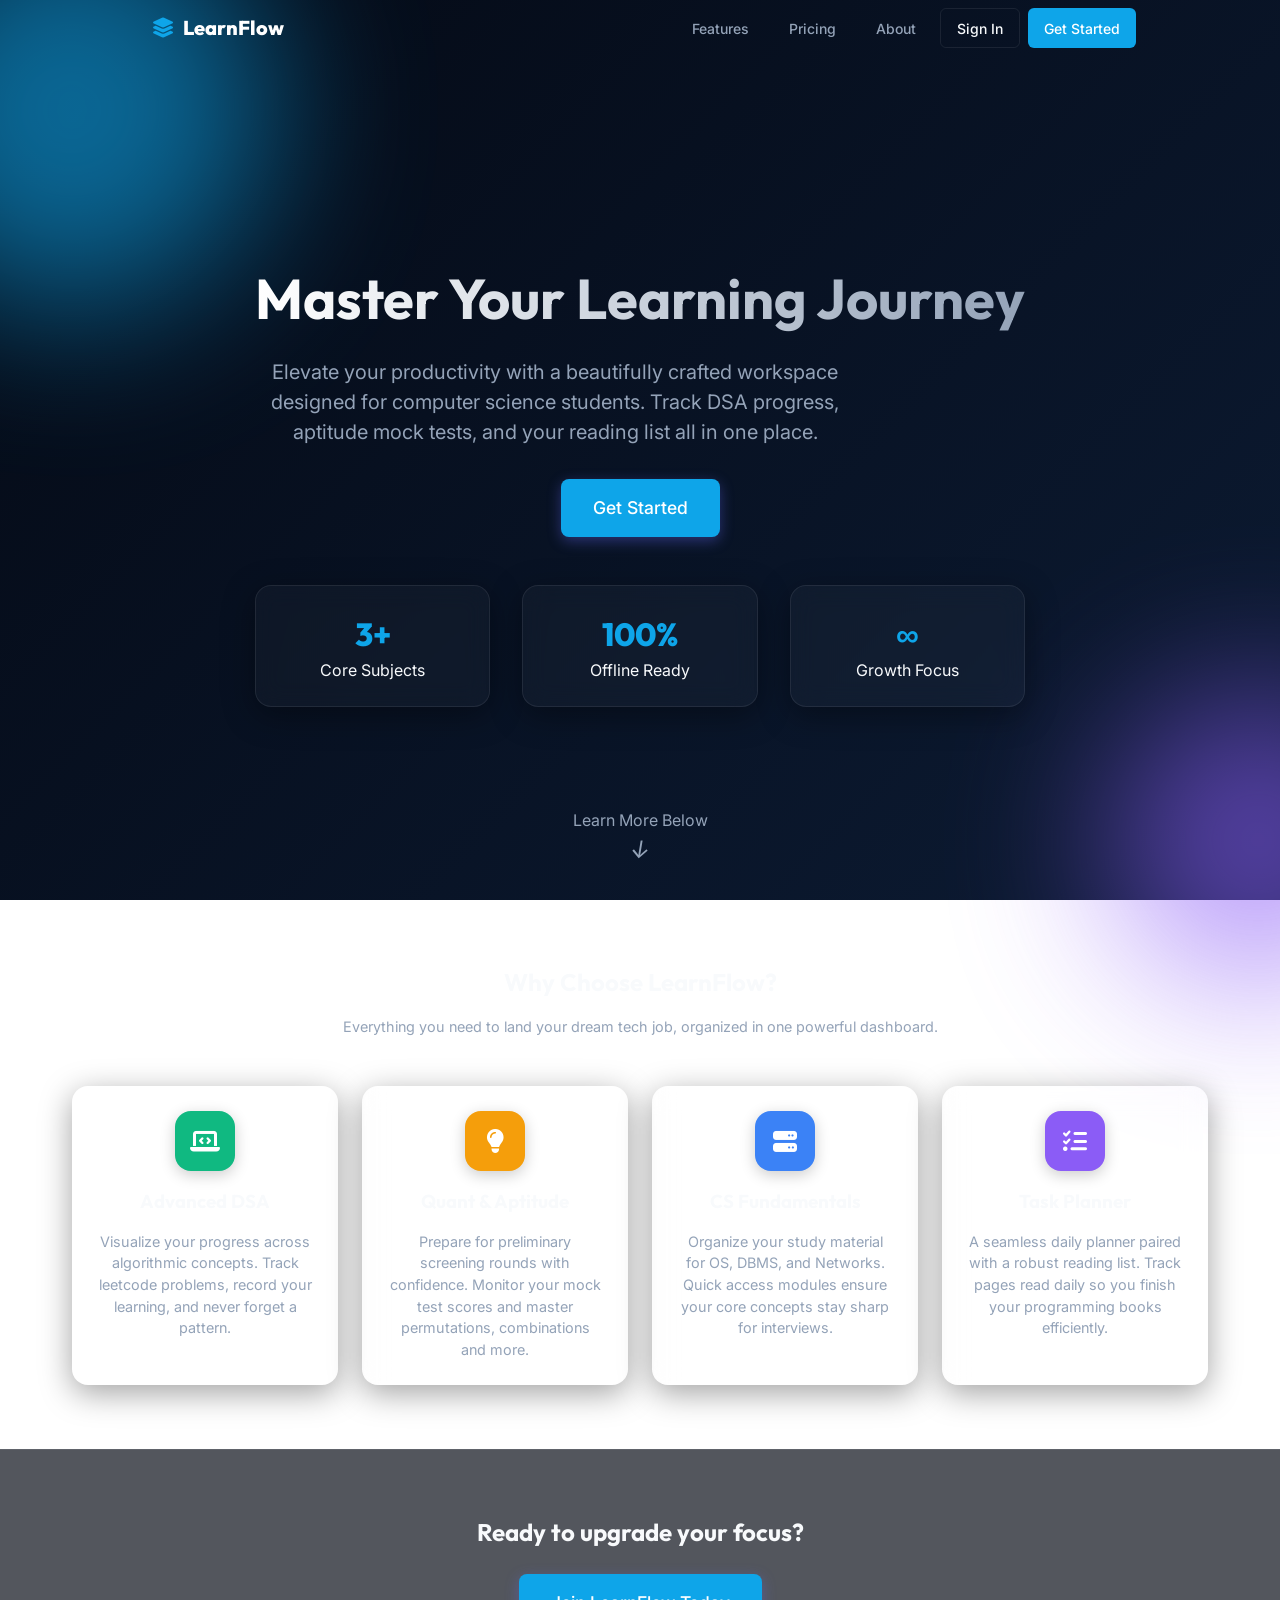
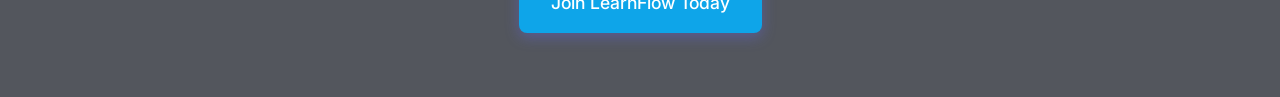
<file: index.html>
<!DOCTYPE html>
<html lang="en">
<head>
    <meta charset="UTF-8">
    <meta name="viewport" content="width=device-width, initial-scale=1.0">
    <title>LearnFlow - Modern Study Planner</title>
    <meta name="description" content="A comprehensive, modern study planner and reading list tracker.">
    <!-- FontAwesome CDN -->
    <link rel="stylesheet" href="https://cdnjs.cloudflare.com/ajax/libs/font-awesome/6.4.0/css/all.min.css">
    <link rel="stylesheet" href="styles.css">
    <script src="script.js" defer></script>
</head>
<body class="home-body">
    <div class="blob blob-1"></div>
    <div class="blob blob-2"></div>

    <!-- MODERN ANIMATED HEADER -->
    <header class="app-header" id="appHeader">
        <nav class="header-nav">
            <!-- Brand -->
            <div class="nav-brand" style="margin: 0; padding: 0.5rem; border-radius: 0.375rem; transition: background 0.2s;">
                <i class="fa-solid fa-layer-group text-primary"></i> LearnFlow
            </div>

            <!-- Desktop Links -->
            <div class="desktop-menu">
                <a href="#about" class="nav-btn ghost">Features</a>
                <a href="#pricing" class="nav-btn ghost">Pricing</a>
                <a href="#about" class="nav-btn ghost">About</a>
                <a href="login.html" class="nav-btn outline">Sign In</a>
                <a href="login.html" class="nav-btn primary">Get Started</a>
            </div>

            <!-- Mobile Toggle -->
            <button class="mobile-toggle nav-btn outline icon-btn" id="mobileToggleBtn" aria-expanded="false" aria-label="Toggle menu">
                <svg id="hamburgerIcon" class="menu-icon" viewBox="0 0 32 32" stroke-width="2.5" fill="none" stroke="currentColor" stroke-linecap="round" stroke-linejoin="round">
                    <path class="menu-path-1" d="M27 10 13 10C10.8 10 9 8.2 9 6 9 3.5 10.8 2 13 2 15.2 2 17 3.8 17 6L17 26C17 28.2 18.8 30 21 30 23.2 30 25 28.2 25 26 25 23.8 23.2 22 21 22L7 22" />
                    <path class="menu-path-2" d="M7 16 27 16" />
                </svg>
            </button>
        </nav>

        <!-- Mobile Menu Overlay -->
        <div id="mobileMenu" class="mobile-menu-overlay">
            <div class="mobile-menu-content">
                <div class="mobile-links">
                    <a href="#about" class="nav-btn ghost align-start">Features</a>
                    <a href="#pricing" class="nav-btn ghost align-start">Pricing</a>
                    <a href="#about" class="nav-btn ghost align-start">About</a>
                </div>
                <div class="mobile-actions">
                    <a href="login.html" class="nav-btn outline w-100 flex-center">Sign In</a>
                    <a href="login.html" class="nav-btn primary w-100 flex-center">Get Started</a>
                </div>
            </div>
        </div>
    </header>

    <main class="homepage-hero" style="padding-top: 6rem;">
        <div class="hero-content">
            <h1>Master Your Learning Journey</h1>
            <p>Elevate your productivity with a beautifully crafted workspace designed for computer science students. Track DSA progress, aptitude mock tests, and your reading list all in one place.</p>
            
            <div style="display:flex; justify-content:center;">
                <a href="login.html" class="btn btn-primary btn-large">Get Started</a>
            </div>

            <div class="hero-stats">
                <div class="glass-panel stat-box stat-box-flex">
                    <span class="stat-num">3+</span>
                    <span>Core Subjects</span>
                </div>
                <div class="glass-panel stat-box stat-box-flex">
                    <span class="stat-num">100%</span>
                    <span>Offline Ready</span>
                </div>
                <div class="glass-panel stat-box stat-box-flex">
                    <span class="stat-num">∞</span>
                    <span>Growth Focus</span>
                </div>
            </div>
        </div>
        
        <!-- Scroll Prompt -->
        <div class="scroll-prompt text-muted text-center mt-2" style="position: absolute; bottom: 2rem;">
            <span>Learn More Below</span><br>
            <i style="font-size: 1.5rem">↓</i>
        </div>
    </main>

    <!-- Information Section -->
    <section id="about" class="about-section">
        <div class="about-header text-center mb-2">
            <h2>Why Choose LearnFlow?</h2>
            <p class="text-muted text-md" style="max-width: 600px; margin: 1rem auto 0;">Everything you need to land your dream tech job, organized in one powerful dashboard.</p>
        </div>

        <div class="about-grid">
            <div class="glass-panel about-card">
                <div class="about-icon bg-accent-dsa flex-center"><i class="fa-solid fa-laptop-code"></i></div>
                <h3 class="mb-1 mt-1">Advanced DSA</h3>
                <p class="text-muted text-md">Visualize your progress across algorithmic concepts. Track leetcode problems, record your learning, and never forget a pattern.</p>
            </div>
            
            <div class="glass-panel about-card">
                <div class="about-icon bg-accent-aptitude flex-center"><i class="fa-solid fa-lightbulb"></i></div>
                <h3 class="mb-1 mt-1">Quant & Aptitude</h3>
                <p class="text-muted text-md">Prepare for preliminary screening rounds with confidence. Monitor your mock test scores and master permutations, combinations and more.</p>
            </div>
            
            <div class="glass-panel about-card">
                <div class="about-icon bg-accent-fundamentals flex-center"><i class="fa-solid fa-server"></i></div>
                <h3 class="mb-1 mt-1">CS Fundamentals</h3>
                <p class="text-muted text-md">Organize your study material for OS, DBMS, and Networks. Quick access modules ensure your core concepts stay sharp for interviews.</p>
            </div>
            
            <div class="glass-panel about-card">
                <div class="about-icon bg-secondary flex-center"><i class="fa-solid fa-list-check"></i></div>
                <h3 class="mb-1 mt-1">Task Planner</h3>
                <p class="text-muted text-md">A seamless daily planner paired with a robust reading list. Track pages read daily so you finish your programming books efficiently.</p>
            </div>
        </div>
    </section>

    <!-- Footer CTA -->
    <footer class="footer-cta text-center">
        <h2>Ready to upgrade your focus?</h2>
        <a href="login.html" class="btn btn-primary btn-large" style="margin-top: 1.5rem;">Join LearnFlow Today</a>
    </footer>

</body>
</html>
</file>
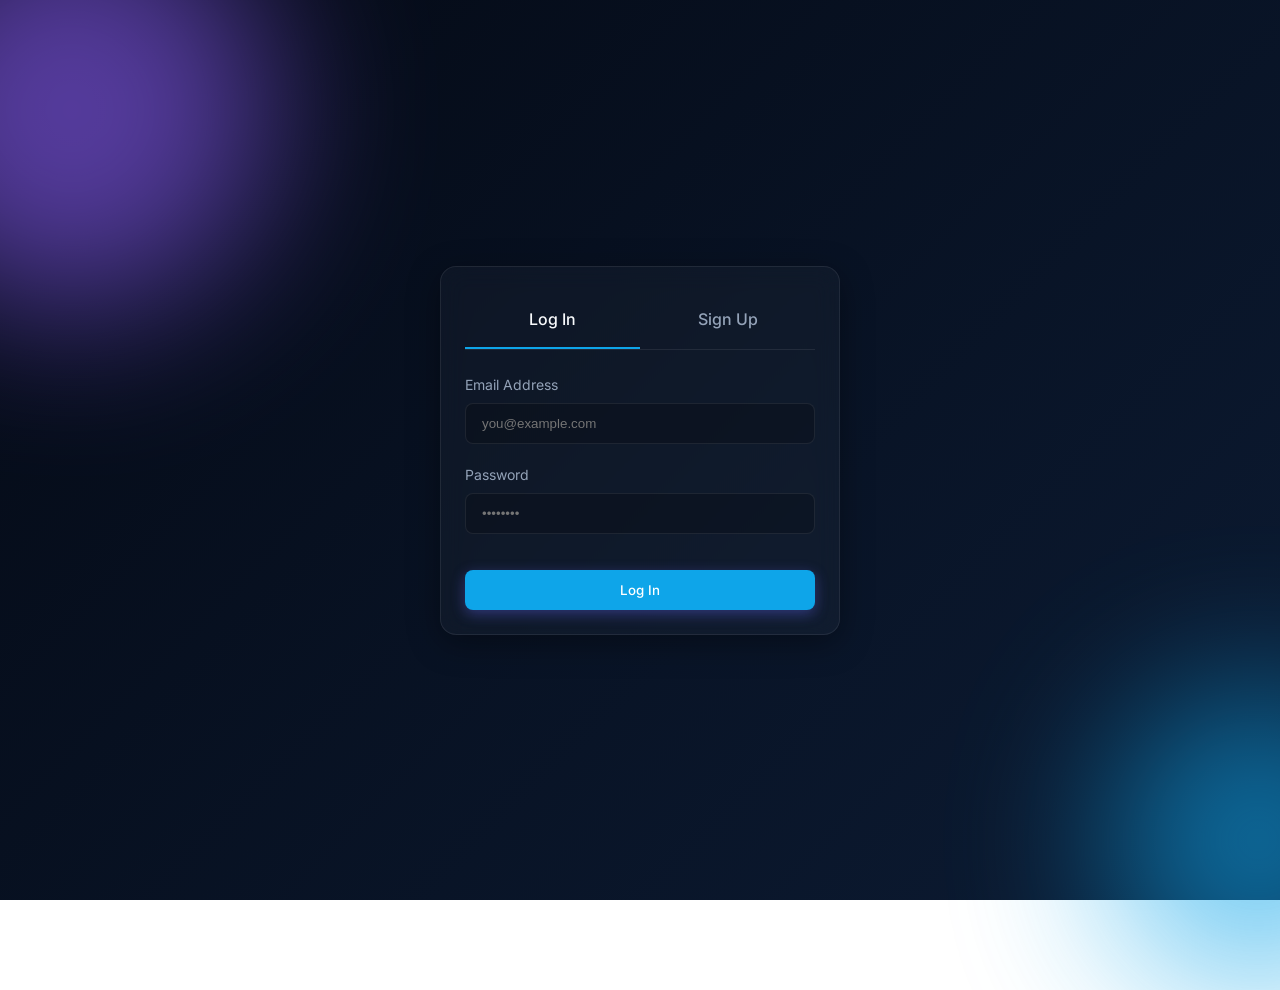
<file: login.html>
<!DOCTYPE html>
<html lang="en">
<head>
    <meta charset="UTF-8">
    <meta name="viewport" content="width=device-width, initial-scale=1.0">
    <title>Login - LearnFlow</title>
    <meta name="description" content="Login to LearnFlow to access your study planner.">
    <link rel="stylesheet" href="styles.css">
    <script src="script.js" defer></script>
</head>
<body>
    <div class="blob blob-1 bg-secondary"></div>
    <div class="blob blob-2 bg-primary"></div>

    <main class="auth-container">
        <div class="glass-panel auth-card">
            
            <div class="auth-tabs">
                <div class="auth-tab active" id="tabLogin">Log In</div>
                <div class="auth-tab" id="tabSignup">Sign Up</div>
            </div>

            <!-- Login Form -->
            <form id="loginForm" class="auth-form-body active">
                <div class="input-group">
                    <label for="loginEmail">Email Address</label>
                    <input type="email" id="loginEmail" placeholder="you@example.com" required>
                </div>
                <div class="input-group">
                    <label for="loginPassword">Password</label>
                    <input type="password" id="loginPassword" placeholder="••••••••" required>
                </div>
                <button type="submit" class="btn btn-primary btn-block">Log In</button>
            </form>

            <!-- Signup Form -->
            <form id="signupForm" class="auth-form-body">
                <div class="input-group">
                    <label for="signupName">Full Name</label>
                    <input type="text" id="signupName" placeholder="John Doe" required>
                </div>
                <div class="input-group">
                    <label for="signupEmail">Email Address</label>
                    <input type="email" id="signupEmail" placeholder="you@example.com" required>
                </div>
                <div class="input-group">
                    <label for="signupPassword">Password</label>
                    <input type="password" id="signupPassword" placeholder="••••••••" required>
                </div>
                <button type="submit" class="btn btn-primary btn-block">Create Account</button>
            </form>

        </div>
    </main>
</body>
</html>
</file>
<file: styles.css>
@import url('https://fonts.googleapis.com/css2?family=Inter:wght@300;400;500;600&family=Outfit:wght@500;700;800&display=swap');

:root {
  /* Colors - Ocean Blue & Violet Theme */
  --bg-color: #040914;
  --bg-gradient: linear-gradient(135deg, #040914 0%, #0c1b33 100%);
  --surface-color: rgba(255, 255, 255, 0.03);
  --surface-border: rgba(255, 255, 255, 0.08);
  --surface-hover: rgba(255, 255, 255, 0.06);
  
  --primary: #0ea5e9; /* Sky Blue */
  --primary-hover: #0284c7;
  --secondary: #8b5cf6; /* Violet */
  
  --accent-dsa: #10b981; /* Emerald */
  --accent-aptitude: #f59e0b; /* Amber */
  --accent-fundamentals: #3b82f6; /* Blue */

  --text-main: #f8fafc;
  --text-muted: #94a3b8;

  /* Typography */
  --font-sans: 'Inter', sans-serif;
  --font-heading: 'Outfit', sans-serif;

  /* Shadows & Glassmorphism */
  --glass-shadow: 0 8px 32px 0 rgba(0, 0, 0, 0.37);
  --input-bg: rgba(0,0,0,0.2);
}

* {
  box-sizing: border-box;
  margin: 0;
  padding: 0;
}

body {
  font-family: var(--font-sans);
  background: var(--bg-gradient);
  background-attachment: fixed;
  color: var(--text-main);
  min-height: 100vh;
  overflow-x: hidden;
  line-height: 1.5;
}

h1, h2, h3, h4, h5, h6 {
  font-family: var(--font-heading);
  font-weight: 700;
}

a {
  color: inherit;
  text-decoration: none;
}

ul {
  list-style: none;
}

.btn {
  display: inline-flex;
  align-items: center;
  justify-content: center;
  padding: 0.75rem 1.5rem;
  border-radius: 0.5rem;
  font-weight: 500;
  cursor: pointer;
  transition: all 0.3s ease;
  border: none;
  font-family: var(--font-sans);
}

.btn-primary {
  background: var(--primary);
  color: white;
  box-shadow: 0 4px 14px 0 rgba(99, 102, 241, 0.39);
}

.btn-primary:hover {
  background: var(--primary-hover);
  transform: translateY(-2px);
  box-shadow: 0 6px 20px rgba(99, 102, 241, 0.23);
}

.btn-secondary {
  background: transparent;
  color: var(--primary);
  border: 1px solid var(--primary);
}

.btn-secondary:hover {
  background: rgba(99, 102, 241, 0.1);
  transform: translateY(-2px);
}

/* Glass Panel Utility */
.glass-panel {
  background: var(--surface-color);
  backdrop-filter: blur(12px);
  -webkit-backdrop-filter: blur(12px);
  border: 1px solid var(--surface-border);
  border-radius: 1rem;
  padding: 1.5rem;
  box-shadow: var(--glass-shadow);
}

/* HOMEPAGE */
.homepage-hero {
  display: flex;
  flex-direction: column;
  align-items: center;
  justify-content: center;
  min-height: 100vh;
  text-align: center;
  padding: 2rem;
  position: relative;
}

/* Background animated blobs */
.blob {
  position: absolute;
  filter: blur(80px);
  z-index: -1;
  border-radius: 50%;
  opacity: 0.6;
}
.blob-1 {
  top: -10%; left: -10%;
  width: 400px; height: 400px;
  background: var(--primary);
  animation: float 10s infinite alternate;
}
.blob-2 {
  bottom: -10%; right: -10%;
  width: 300px; height: 300px;
  background: var(--secondary);
  animation: float 8s infinite alternate-reverse;
}

@keyframes float {
  0% { transform: translateY(0) scale(1); }
  100% { transform: translateY(30px) scale(1.1); }
}

.homepage-hero h1 {
  font-size: 3.5rem;
  margin-bottom: 1rem;
  background: linear-gradient(to right, #fff, var(--text-muted));
  -webkit-background-clip: text;
  -webkit-text-fill-color: transparent;
}
.homepage-hero p {
  font-size: 1.25rem;
  color: var(--text-muted);
  max-width: 600px;
  margin-bottom: 2rem;
}
.hero-stats {
  display: flex;
  gap: 2rem;
  margin-top: 3rem;
}
.stat-box {
  text-align: center;
}
.stat-num {
  display: block;
  font-size: 2rem;
  font-family: var(--font-heading);
  font-weight: 800;
  color: var(--primary);
}

/* LOGIN PORTAL */
.auth-container {
  display: flex;
  align-items: center;
  justify-content: center;
  min-height: 100vh;
  padding: 1rem;
}

.auth-card {
  width: 100%;
  max-width: 400px;
  position: relative;
  overflow: hidden;
}

.auth-tabs {
  display: flex;
  margin-bottom: 1.5rem;
  border-bottom: 1px solid var(--surface-border);
}

.auth-tab {
  flex: 1;
  text-align: center;
  padding: 1rem;
  cursor: pointer;
  color: var(--text-muted);
  font-weight: 500;
  transition: all 0.3s ease;
}

.auth-tab.active {
  color: var(--text-main);
  border-bottom: 2px solid var(--primary);
}

.input-group {
  margin-bottom: 1.25rem;
}

.input-group label {
  display: block;
  font-size: 0.875rem;
  margin-bottom: 0.5rem;
  color: var(--text-muted);
}

.input-group input {
  width: 100%;
  padding: 0.75rem 1rem;
  border-radius: 0.5rem;
  border: 1px solid var(--surface-border);
  background: var(--input-bg);
  color: var(--text-main);
  outline: none;
  transition: border-color 0.3s;
}

.input-group input:focus {
  border-color: var(--primary);
}

.auth-form-body {
  display: none;
  animation: fadeIn 0.4s ease;
}

.auth-form-body.active {
  display: block;
}

@keyframes fadeIn {
  from { opacity: 0; transform: translateY(10px); }
  to { opacity: 1; transform: translateY(0); }
}

/* DASHBOARD LAYOUT */
.dashboard-layout {
  display: flex;
  min-height: 100vh;
}

.sidebar {
  width: 260px;
  background: rgba(11, 15, 25, 0.8);
  backdrop-filter: blur(20px);
  border-right: 1px solid var(--surface-border);
  padding: 2rem 1.5rem;
  display: flex;
  flex-direction: column;
}

.brand {
  font-size: 1.5rem;
  font-family: var(--font-heading);
  font-weight: 800;
  color: white;
  margin-bottom: 3rem;
  display: flex;
  align-items: center;
  gap: 0.5rem;
}

.brand i {
  color: var(--primary);
}

.nav-links {
  display: flex;
  flex-direction: column;
  gap: 0.5rem;
  flex: 1;
}

.nav-link {
  display: flex;
  align-items: center;
  gap: 1rem;
  padding: 0.875rem 1rem;
  color: var(--text-muted);
  border-radius: 0.5rem;
  transition: all 0.2s;
  cursor: pointer;
}

.nav-link:hover, .nav-link.active {
  background: var(--surface-hover);
  color: var(--text-main);
}
.nav-link.active {
  background: rgba(99, 102, 241, 0.15);
  color: var(--primary);
  font-weight: 600;
}

.user-profile {
  display: flex;
  align-items: center;
  gap: 1rem;
  padding-top: 1rem;
  border-top: 1px solid var(--surface-border);
}
.avatar {
  width: 40px;
  height: 40px;
  border-radius: 50%;
  background: var(--primary);
  display: flex;
  align-items: center;
  justify-content: center;
  font-weight: bold;
}

.main-content {
  flex: 1;
  padding: 2rem 3rem;
  overflow-y: auto;
}

.topbar {
  display: flex;
  justify-content: space-between;
  align-items: center;
  margin-bottom: 2rem;
}
.page-title {
  font-size: 2rem;
}

.date-display {
  color: var(--text-muted);
  font-size: 0.9rem;
}

/* Sections */
.section {
  display: none;
  animation: fadeIn 0.4s ease;
}
.section.active {
  display: block;
}

/* DASHBOARD GRID */
.bento-grid {
  display: grid;
  grid-template-columns: repeat(auto-fit, minmax(300px, 1fr));
  gap: 1.5rem;
  margin-bottom: 2rem;
}

.stat-card {
  display: flex;
  align-items: center;
  gap: 1.5rem;
}
.stat-icon {
  width: 60px;
  height: 60px;
  border-radius: 1rem;
  display: flex;
  align-items: center;
  justify-content: center;
  font-size: 1.5rem;
}
.stat-card.dsa .stat-icon { background: rgba(16, 185, 129, 0.2); color: var(--accent-dsa); }
.stat-card.aptitude .stat-icon { background: rgba(245, 158, 11, 0.2); color: var(--accent-aptitude); }
.stat-card.fundamentals .stat-icon { background: rgba(59, 130, 246, 0.2); color: var(--accent-fundamentals); }
.stat-card.tasks .stat-icon { background: rgba(236, 72, 153, 0.2); color: var(--secondary); }

.stat-info h4 { margin-bottom: 0.25rem; color: var(--text-muted); font-size: 0.9rem; }
.stat-info .h2 { font-size: 1.75rem; font-family: var(--font-heading); margin:0; }

/* TASK LIST & REMINDERS */
.task-header {
  display: flex;
  justify-content: space-between;
  align-items: center;
  margin-bottom: 1rem;
}

.task-list {
  display: flex;
  flex-direction: column;
  gap: 0.75rem;
}

.task-item {
  display: flex;
  align-items: center;
  gap: 1rem;
  padding: 1rem;
  background: var(--surface-hover);
  border-radius: 0.5rem;
  transition: transform 0.2s;
}
.task-item:hover {
  transform: translateX(5px);
}
.task-item.completed span {
  text-decoration: line-through;
  color: var(--text-muted);
}
.task-checkbox {
  width: 20px;
  height: 20px;
  cursor: pointer;
  accent-color: var(--primary);
}

.add-task-form {
  display: flex;
  gap: 0.5rem;
  margin-bottom: 1rem;
}
.add-task-form input {
  flex: 1;
  padding: 0.75rem;
  border-radius: 0.5rem;
  border: 1px solid var(--surface-border);
  background: var(--input-bg);
  color: white;
}

/* READING LIST */
.reading-grid {
  display: grid;
  grid-template-columns: repeat(auto-fit, minmax(280px, 1fr));
  gap: 1.5rem;
}
.book-card {
  position: relative;
  padding-top: 3rem;
}
.book-card .book-icon {
  position: absolute;
  top: -15px;
  left: 20px;
  width: 50px;
  height: 70px;
  background: linear-gradient(135deg, var(--primary), var(--secondary));
  border-radius: 4px;
  box-shadow: 0 4px 10px rgba(0,0,0,0.5);
}
.book-info h4 { font-size: 1.1rem; margin-bottom: 0.25rem; }
.book-info p { font-size: 0.875rem; color: var(--text-muted); margin-bottom: 1rem; }
.progress-bar {
  width: 100%;
  height: 6px;
  background: var(--surface-border);
  border-radius: 3px;
  overflow: hidden;
  margin-bottom: 0.5rem;
}
.progress-fill {
  height: 100%;
  background: var(--primary);
  width: 0%;
  transition: width 0.5s ease;
}

/* SUBJECT PANELS */
.topic-list {
  display: flex;
  flex-direction: column;
  gap: 1rem;
}
.topic-item {
  display: flex;
  justify-content: space-between;
  align-items: center;
  padding: 1rem;
  background: var(--surface-hover);
  border-radius: 0.5rem;
}
.topic-actions {
  display: flex;
  gap: 0.5rem;
}

@media (max-width: 768px) {
  .dashboard-layout { flex-direction: column; }
  .sidebar { width: 100%; padding: 1rem; flex-direction: row; align-items: center; justify-content: space-between; overflow-x: auto; border-right: none; border-bottom: 1px solid var(--surface-border); }
  .brand { margin-bottom: 0; }
  .nav-links { flex-direction: row; gap: 1rem; }
  .user-profile { display: none; }
  .main-content { padding: 1rem; }
  .bento-grid { grid-template-columns: 1fr; }
}

/* Component Specific Extracted Styles & Homepage Updates */
.mb-1 { margin-bottom: 1rem; }
.mb-2 { margin-bottom: 2rem; }
.mb-3 { margin-bottom: 1rem; }
.mt-1 { margin-top: 1rem; }
.mt-2 { margin-top: 2rem; }
.w-100 { width: 100%; }
.text-muted { color: var(--text-muted); }
.text-sm { font-size: 0.8rem; }
.text-md { font-size: 0.9rem; }
.text-center { text-align: center; }
.flex-center { display: flex; justify-content: center; align-items: center; }

.hero-content {
  max-width: 800px;
  text-align: center;
}
.btn-large { font-size: 1.1rem; padding: 1rem 2rem; }
.btn-block { width: 100%; margin-top: 1rem; }
.bg-primary { background: var(--primary); }
.bg-secondary { background: var(--secondary); }
.stat-box-flex { flex: 1; }

.sidebar-profile-name { font-weight: 600; font-size: 0.9rem; }
.sidebar-profile-plan { color: var(--text-muted); font-size: 0.8rem; }
.chart-area-placeholder {
  margin-top: 1.5rem; height: 100px;
  background: linear-gradient(to top, var(--surface-hover), transparent);
  border-radius: 0.5rem; border: 1px dashed var(--surface-border); display: flex; align-items:center; justify-content:center; color: var(--text-muted);
}
.progress-bar-lg { margin-top: 1rem; height: 10px; }
.progress-bar-sm { margin-bottom: 0.5rem; height: 6px; }
.bg-accent-dsa { background: var(--accent-dsa); }
.bg-accent-aptitude { background: var(--accent-aptitude); }
.bg-accent-fundamentals { background: var(--accent-fundamentals); }
.btn-small { padding: 0.25rem 0.75rem; font-size: 0.8rem; }
.tag-mastered { background: rgba(16,185,129,0.2); color: var(--accent-dsa); padding: 0.2rem 0.5rem; border-radius:4px; font-size:0.8rem; }
.max-w-600 { max-width: 600px; }
.book-stats { display:flex; justify-content:space-between; font-size:0.8rem; color:var(--text-muted); }
.btn-log-reading { width:100%; margin-top:1rem; padding: 0.5rem; }

/* ABOUT SECTION (HOMEPAGE) */
.about-section {
  padding: 4rem 2rem;
  max-width: 1200px;
  margin: 0 auto;
}
.about-grid {
  display: grid;
  grid-template-columns: repeat(auto-fit, minmax(250px, 1fr));
  gap: 1.5rem;
  margin-top: 3rem;
}
.about-card {
  text-align: center;
}
.about-icon {
  width: 60px;
  height: 60px;
  border-radius: 1rem;
  color: white;
  font-size: 1.5rem;
  font-family: var(--font-heading);
  margin: 0 auto;
  box-shadow: 0 4px 15px rgba(0,0,0,0.2);
}
.footer-cta {
  padding: 4rem 2rem;
  border-top: 1px solid var(--surface-border);
  background: rgba(11,15,25,0.7);
  backdrop-filter: blur(10px);
}

/* MODERN ANIMATED HEADER */
.app-header {
  position: fixed;
  top: 0;
  width: 100%;
  z-index: 50;
  border-bottom: 1px solid transparent;
  transition: background-color 0.3s, border-color 0.3s, backdrop-filter 0.3s;
}
.app-header.scrolled {
  background: rgba(4, 9, 20, 0.95);
  backdrop-filter: blur(12px);
  -webkit-backdrop-filter: blur(12px);
  border-bottom: 1px solid var(--surface-border);
}

.header-nav {
  margin: 0 auto;
  display: flex;
  height: 3.5rem;
  width: 100%;
  max-width: 1024px;
  align-items: center;
  justify-content: space-between;
  padding: 0 1rem;
}

.nav-brand {
  font-family: var(--font-heading);
  font-size: 1.25rem;
  font-weight: 800;
  color: white;
  display: flex;
  align-items: center;
  gap: 0.5rem;
}
.nav-brand:hover { background: var(--surface-hover); }

/* Base Nav Buttons */
.nav-btn {
  display: inline-flex;
  align-items: center;
  justify-content: center;
  border-radius: 0.375rem;
  font-size: 0.875rem;
  font-weight: 500;
  height: 2.5rem;
  padding: 0.5rem 1rem;
  transition: all 0.2s;
  cursor: pointer;
  text-decoration: none;
  font-family: var(--font-sans);
}
.nav-btn.primary { background: var(--primary); color: white; }
.nav-btn.primary:hover { background: var(--primary-hover); opacity: 0.9; }
.nav-btn.outline { background: transparent; border: 1px solid var(--surface-border); color: var(--text-main); }
.nav-btn.outline:hover { background: var(--surface-hover); }
.nav-btn.ghost { background: transparent; color: var(--text-muted); }
.nav-btn.ghost:hover { background: var(--surface-hover); color: var(--text-main); }
.nav-btn.icon-btn { width: 2.5rem; padding: 0; }
.align-start { justify-content: flex-start; }

.text-primary { color: var(--primary); }

.desktop-menu {
  display: none;
  align-items: center;
  gap: 0.5rem;
}

.mobile-toggle {
  display: inline-flex;
}

/* SVG Hamburger Animation */
.menu-icon {
  width: 1.25rem;
  height: 1.25rem;
  transition: transform 0.3s ease-in-out;
}
.menu-icon.open { transform: rotate(-45deg); }
.menu-path-1 {
  transition: all 0.3s ease-in-out;
  stroke-dasharray: 12 63;
}
.menu-icon.open .menu-path-1 {
  stroke-dasharray: 20 300;
  stroke-dashoffset: -32.42px;
}

/* Mobile Overlay */
.mobile-menu-overlay {
  display: none; /* hidden by default */
  position: fixed;
  top: 3.5rem;
  right: 0;
  bottom: 0;
  left: 0;
  z-index: 40;
  background: rgba(4, 9, 20, 0.95);
  backdrop-filter: blur(12px);
  -webkit-backdrop-filter: blur(12px);
  border-top: 1px solid var(--surface-border);
  flex-direction: column;
  overflow: hidden;
}
.mobile-menu-overlay.active {
  display: flex;
}
.mobile-menu-overlay.active .mobile-menu-content {
  animation: zoomIn 0.2s ease-out forwards;
}

.mobile-menu-content {
  display: flex;
  flex-direction: column;
  justify-content: space-between;
  height: 100%;
  padding: 1rem;
}
.mobile-links { display: grid; gap: 0.5rem; }
.mobile-actions { display: flex; flex-direction: column; gap: 0.5rem; }

@keyframes zoomIn {
  from { opacity: 0; transform: scale(0.97); }
  to { opacity: 1; transform: scale(1); }
}

@media (min-width: 768px) {
  .desktop-menu { display: flex; }
  .mobile-toggle { display: none; }
  .mobile-menu-overlay { display: none !important; }
}

/* MODERN ANIMATED SIDEBAR */
.modern-sidebar {
  padding: 1rem;
  background: var(--bg-color); /* Seamless integration with main bg */
  border-right: 1px solid var(--surface-border);
}

/* Staggered Spring Animation substituting Framer Motion */
.anim-item {
  opacity: 0;
  transform: translateX(-20px);
  animation: modernSlideIn 0.6s cubic-bezier(0.175, 0.885, 0.32, 1.275) forwards;
  animation-delay: calc(var(--i) * 0.08s);
}
@keyframes modernSlideIn {
  to { opacity: 1; transform: translateX(0); }
}

.modern-user-info {
  display: flex;
  align-items: center;
  gap: 1rem;
  padding: 0.5rem;
}
.modern-avatar {
  height: 3rem;
  width: 3rem;
  border-radius: 50%;
  object-fit: cover;
}
.modern-user-text {
  display: flex;
  flex-direction: column;
  overflow: hidden;
}
.modern-user-name {
  font-weight: 600;
  font-size: 1.125rem;
  color: var(--text-main);
  white-space: nowrap;
  overflow: hidden;
  text-overflow: ellipsis;
}
.modern-user-email {
  font-size: 0.875rem;
  color: var(--text-muted);
  white-space: nowrap;
  overflow: hidden;
  text-overflow: ellipsis;
}

.modern-divider {
  margin: 1rem 0;
  border-top: 1px solid var(--surface-border);
}

.modern-nav-links {
  display: flex;
  flex-direction: column;
  gap: 0.25rem;
  flex-grow: 1;
}
.modern-nav-item {
  display: flex;
  align-items: center;
  padding: 0.625rem 0.75rem;
  border-radius: 0.375rem;
  font-size: 0.875rem;
  font-weight: 500;
  color: var(--text-muted);
  transition: all 0.2s;
  cursor: pointer;
}
/* Hooking into the existing JS .active class and hover states */
.modern-nav-item:hover, .modern-nav-item.active {
  background: var(--surface-hover);
  color: var(--text-main);
}
.modern-nav-icon {
  margin-right: 0.75rem;
  font-size: 1.1rem;
  width: 1.25rem;
  text-align: center;
}
.modern-nav-chevron {
  margin-left: auto;
  font-size: 0.75rem;
  opacity: 0;
  transform: translateX(-5px);
  transition: all 0.2s;
}
.modern-nav-item:hover .modern-nav-chevron, .modern-nav-item.active .modern-nav-chevron {
  opacity: 1;
  transform: translateX(0);
}

.modern-spacer {
  height: 1.5rem;
}

.modern-logout {
  margin-top: auto;
}
.modern-logout-btn {
  display: flex;
  align-items: center;
  width: 100%;
  padding: 0.625rem 0.75rem;
  border-radius: 0.375rem;
  font-size: 0.875rem;
  font-weight: 500;
  color: #ef4444; /* Destructive Red */
  transition: all 0.2s;
  cursor: pointer;
  text-decoration: none;
}
.modern-logout-btn:hover {
  background: rgba(239, 68, 68, 0.1);
}
</file>
